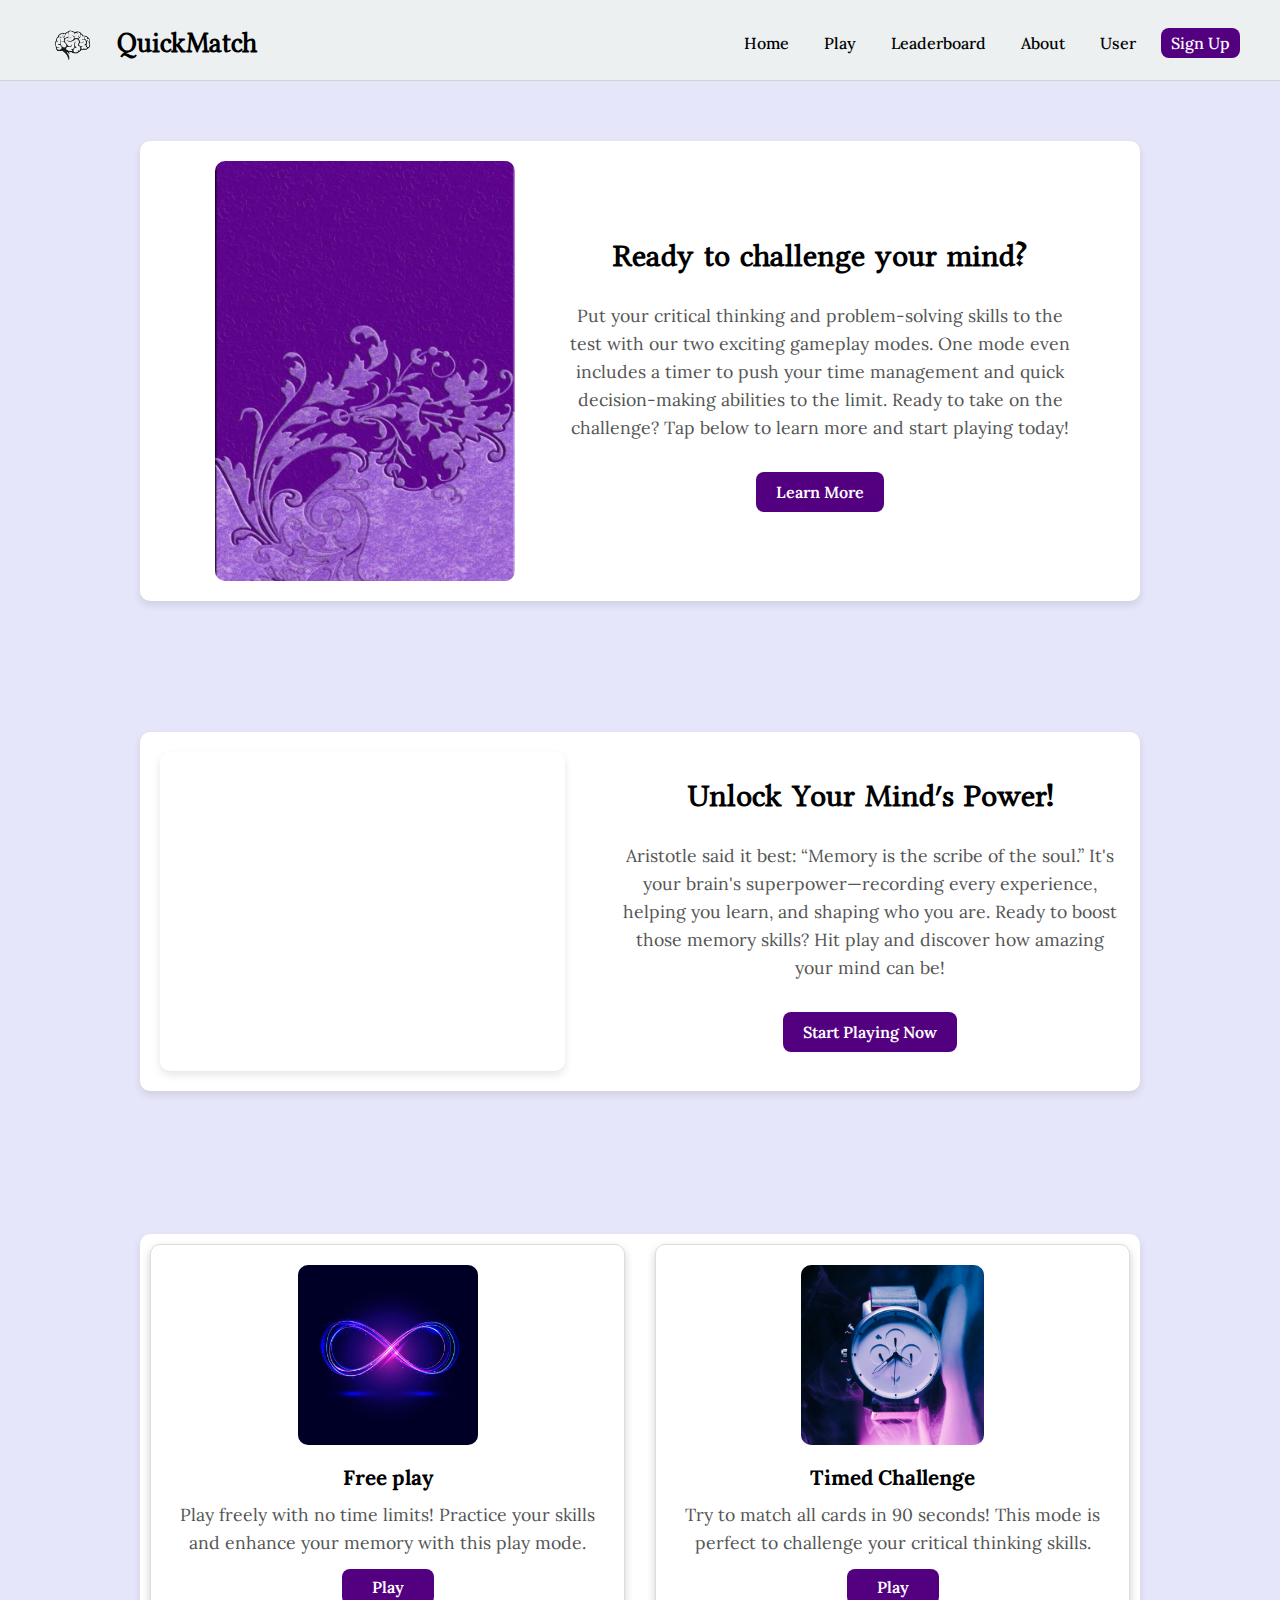
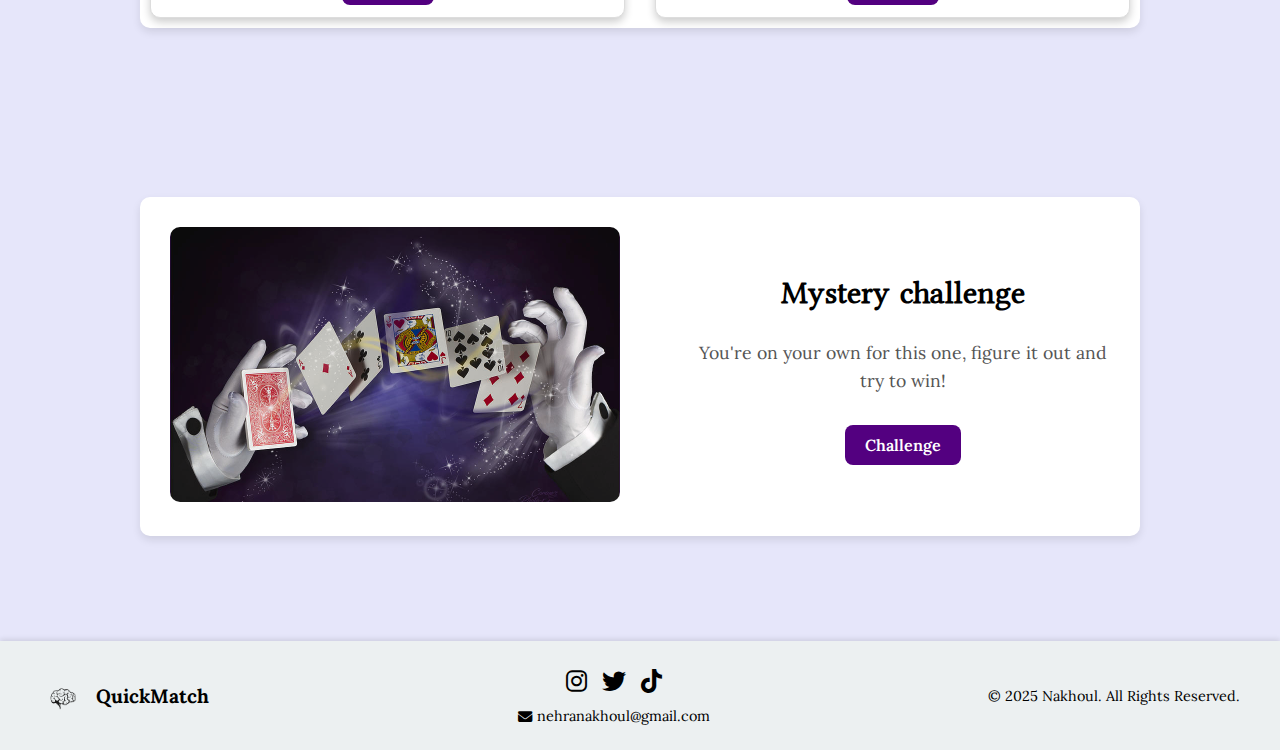
<file: NNehra_Project1/index.html>
<!DOCTYPE html>
<html>
<head>
    <meta charset="UTF-8">
    <meta name="viewport" content="width=device-width, initial-scale=1.0">
    
    <title>QuickMatch - Home</title>
    
    <!-- Google Fonts -->
    <link rel="preconnect" href="https://fonts.googleapis.com">
    <link rel="preconnect" href="https://fonts.gstatic.com" crossorigin>
    <link href="https://fonts.googleapis.com/css2?family=Lora:ital,wght@0,400..700;1,400..700&family=Playfair+Display:ital,wght@0,400..900;1,400..900&family=Playfair:ital,opsz,wght@0,5..1200,300..900;1,5..1200,300..900&family=Roboto:ital,wght@0,100..900;1,100..900&family=Triodion&family=Young+Serif&display=swap" rel="stylesheet">
    
    <!-- Icons -->
    <link rel="stylesheet" href="https://cdnjs.cloudflare.com/ajax/libs/font-awesome/6.5.1/css/all.min.css">
    
    <!-- Styles -->
    <link rel="stylesheet" href="styles.css">

    <!-- Custom JavaScript -->
    <script defer src="script.js"></script>

    <!-- jQuery CDN -->
    <script src="https://code.jquery.com/jquery-3.6.0.min.js"></script>

    <style>
        /* Thank You Popup Styles */
        #thankyou-popup {
            position: fixed;
            bottom: 20px;
            right: 20px;
            background-color: #6f42c1;
            color: white;
            padding: 20px 30px;
            border-radius: 12px;
            box-shadow: 0 4px 12px rgba(0, 0, 0, 0.2);
            display: none;
            font-family: 'Lora', serif;
            font-size: 16px;
            z-index: 1000;
            transition: all 0.4s ease;
        }

        #thankyou-popup p {
            margin: 0;
        }

        #close-popup {
            position: absolute;
            top: 8px;
            right: 12px;
            cursor: pointer;
            font-size: 18px;
        }
    </style>
</head>

<body class="body">
    <!-- Header (Loaded from JS) -->
    <nav>
        <div id="header"></div>
    </nav>
    
    <main>
        <!-- Learn more Section -->
        <section class="description-home">
            <div class="description-home-content">
                <a href="about.html"></a>
                <img src="images/purple-back.jpg" style="max-height: 420px;" alt="ace of spades card" class="description-home-image">
                <div class="text-container">
                    <h2 class="headers">Ready to challenge your mind?</h2>
                    <p>Put your critical thinking and problem-solving skills to the test with our two exciting gameplay modes. One mode even includes a timer to push your time management and quick decision-making abilities to the limit. Ready to take on the challenge? Tap below to learn more and start playing today!</p>
                    <a href="about.html"><button class="colored-button"> Learn More </button></a>
                </div>
            </div>
        </section>

        <!-- YouTube Section -->
        <section class="description-home">
            <div class="description-home-content">
                <div class="video-container">
                    <iframe
                        width="560"
                        height="315"
                        src="https://www.youtube.com/embed/KkaXNvzE4pk"
                        title="YouTube video player"
                        frameborder="0"
                        allow="accelerometer; autoplay; clipboard-write; encrypted-media; gyroscope; picture-in-picture"
                        allowfullscreen>
                    </iframe>
                </div>
                <div class="text-container">
                    <h2 class="headers">Unlock Your Mind's Power!</h2>
                    <p>
                        Aristotle said it best: “Memory is the scribe of the soul.” It's your brain's superpower—recording every experience, helping you learn, and shaping who you are. Ready to boost those memory skills? Hit play and discover how amazing your mind can be!
                    </p>
                    <a href="timedGame.html"><button class="colored-button"> Start Playing Now</button></a>
                </div>
            </div>
        </section>

        <!-- Game Modes Section -->
        <section class="description-home features-section">
            <div id="play-section"></div>
            <div class="description-home-content features-container">
                <!-- Game 1 -->
                <div class="feature-card">
                    <a href="freeGame.html"><img src="images/cards-black.webp" alt="infinity symbol" class="feature-image"></a>
                    <div class="text-container">
                        <h3 class="headers feature-header">Free play</h3>
                        <p class="feature-description">Play freely with no time limits! Practice your skills and enhance your memory with this play mode.</p>
                        <a href="freeGame.html" class="colored-button">Play</a> 
                    </div>
                </div>
                <!-- Game 2 -->
                <div class="feature-card">
                    <a href="timedGame.html"><img src="images/clock-desgin.jpg" alt="clock in space" class="feature-image"></a>
                    <div class="text-container">
                        <h3 class="headers feature-header">Timed Challenge</h3>
                        <p class="feature-description">Try to match all cards in 90 seconds! This mode is perfect to challenge your critical thinking skills.</p>
                        <a href="timedGame.html" class="colored-button">Play</a>
                    </div>
                </div>
            </div>
        </section>

        <!-- Game 3 -->
        <section class="description-home">
            <div class="description-home-content" style="margin-top: -50px;">
                <a href="guess.html"><img src="images/magical-hands-corine-ross.jpg" alt="magic hands" class="description-home-image" style="width:450px; height:275px; margin: 10px"></a>
                <div class="text-container">
                    <h2 class="headers">Mystery challenge</h2>
                    <p>You're on your own for this one, figure it out and try to win!</p>
                    <a href="guess.html"><button class="colored-button"> Challenge </button></a>
                </div>
            </div>
        </section>

        <!-- Thank You Popup -->
        <div id="thankyou-popup">
            <p> You have to really focus on details!</p>
            <span id="close-popup">&times;</span>
        </div>
    </main>

    <!-- Footer (Loaded from JS) -->
    <div id="footer"></div>

    <!-- Popup Script -->
    <script>
        $(document).ready(function () {
            const popup = $('#thankyou-popup');

            // Target the last .description-home-content (Mystery Game section)
            $('.description-home-content').last().on('mouseenter', function () {
                popup.stop(true, true).slideDown(200); // slide in
            });

            $('.description-home-content').last().on('mouseleave', function () {
                popup.stop(true, true).slideUp(400); // slide out
            });

            $('#close-popup').on('click', function () {
                popup.slideUp(300);
            });
        });
    </script>
    
</body>
</html>
</file>
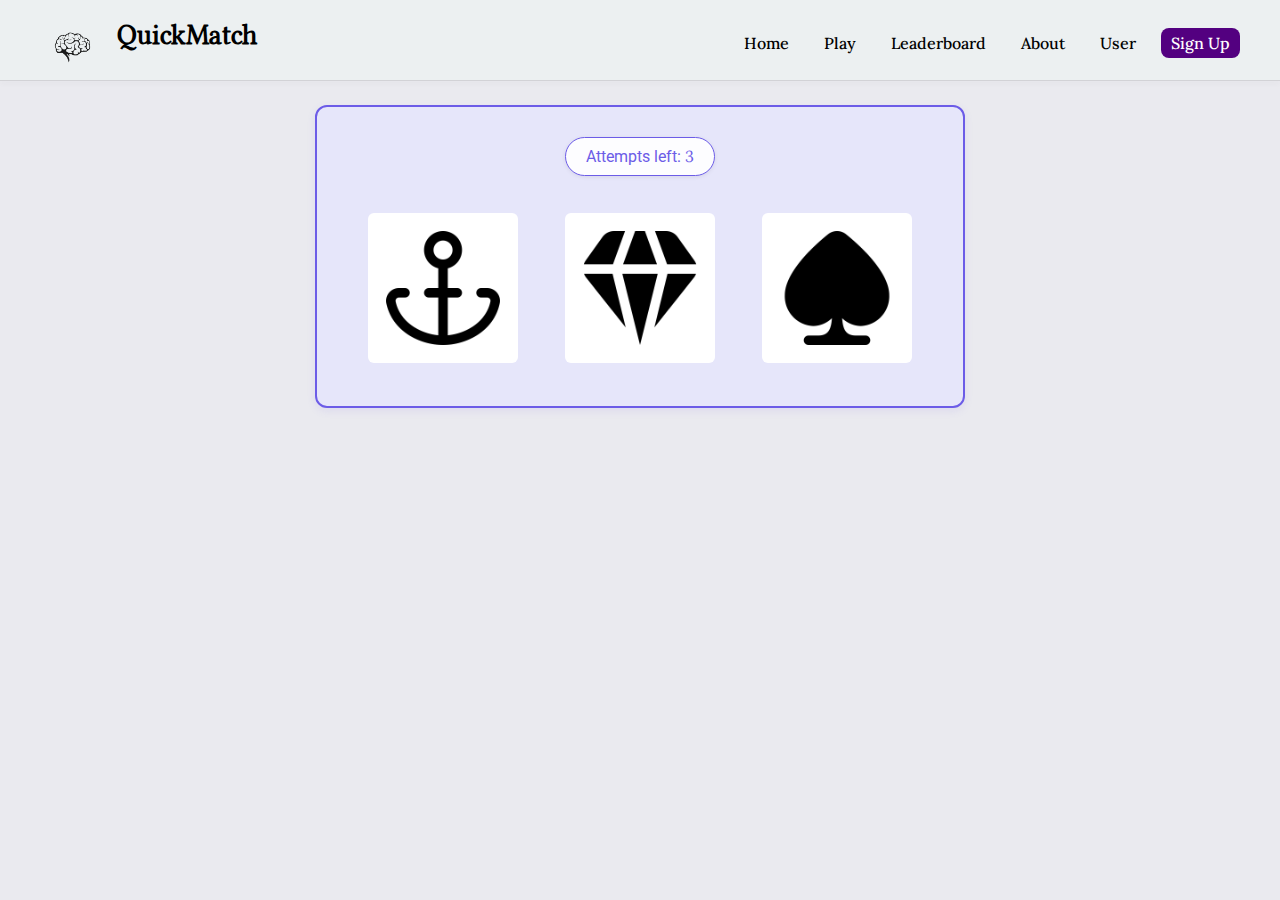
<file: NNehra_Project1/guess.html>
<!DOCTYPE html>
<html lang="en">
<head>

    <meta charset="UTF-8">
    <meta name="viewport" content="width=device-width, initial-scale=1.0">
    <title>QuickMatch - Guessing</title>

    <!-- bootstrap js -->
    <script src="https://cdn.jsdelivr.net/npm/bootstrap@5.3.2/dist/js/bootstrap.bundle.min.js"></script>
    <!-- bootstrap css -->
    <link href="https://cdn.jsdelivr.net/npm/bootstrap@5.3.2/dist/css/bootstrap.min.css" rel="stylesheet">
    <link rel="stylesheet" href="https://cdnjs.cloudflare.com/ajax/libs/font-awesome/6.5.1/css/all.min.css">

    <!-- Google Fonts for typography ('Lora', 'Triodion')-->
    <link rel="preconnect" href="https://fonts.googleapis.com">
    <link rel="preconnect" href="https://fonts.gstatic.com" crossorigin>
    <link href="https://fonts.googleapis.com/css2?family=Lora:ital,wght@0,400..700;1,400..700&family=Playfair+Display:ital,wght@0,400..900;1,400..900&family=Playfair:ital,opsz,wght@0,5..1200,300..900;1,5..1200,300..900&family=Roboto:ital,wght@0,100..900;1,100..900&family=Triodion&family=Young+Serif&display=swap" rel="stylesheet">

    <link rel="stylesheet" href = "styles.css">

    <script src="https://code.jquery.com/jquery-3.6.0.min.js"></script>



    <style>

        :root {
            --boxes-color: #ecf0f1;
            --text-color: black;
            --nav-hover: rgb(74, 0, 120);
        }
        
        .qm-main-container {
            background: #E6E6FA;
            border: 2px solid #6c5ce7;
            border-radius: 12px;
            max-width: 650px; 
            max-height: 100%; 
            margin: 1.5rem auto;
            padding: 18px;
            box-shadow: 0 3px 8px rgba(108,92,231,0.1);
        }

        .qm-preview-section {
            display: flex;
            justify-content: center;
            gap: 2px;
            padding: 10px;
            min-height: 200px;
            align-items: center;
        }

        .qm-game-grid {
            display: grid;
            grid-template-columns: repeat(3, 0.8fr);
            gap: 30px;
            padding: 15px;
        }

        .qm-flip-card {
            width: 150px; 
            height: 150px;
            margin: 0 auto;
            position: relative;
            transform-style: preserve-3d;
            cursor: pointer;
            border-radius: 8px;
            transition: transform 0.4s ease-in-out; 
        }

        .qm-card-front, .qm-card-back {
            position: absolute;
            width: 100%;
            height: 100%;
            backface-visibility: hidden;
            display: flex;
            align-items: center;
            justify-content: center;
            border-radius: 6px;
        }

        .qm-card-back {
            background: #6c5ce7;
            transform: rotateY(0deg);
        }

        .qm-card-front {
            background: #fff;
            transform: rotateY(180deg);
            padding: 8px;
        }

        .qm-card-front img {
            max-width: 85%;
            max-height: 85%;
        }

        .qm-flipped {
            transform: rotateY(180deg);
        }

        .qm-attempt-display {
            background: rgba(255,255,255,0.92);
            color: #6c5ce7;
            padding: 6px 20px;
            border-radius: 20px;
            font-family: 'Roboto', sans-serif;
            margin: 12px auto;
            display: inline-block;
            border: 1px solid #6c5ce7;
            box-shadow: 0 1px 4px rgba(0,0,0,0.08);
        }

        /* Mobile Responsiveness */
        @media (max-width: 768px) {
            .qm-game-grid {
                grid-template-columns: repeat(2, 1fr);
                gap: 20px;
            }

            .qm-flip-card {
                width: 120px; 
                height: 120px;
            }
        }

    </style>
</head>
<body>
    <nav>
        <div id="header"></div>
    </nav>

    <div class="qm-main-container">
        <div class="qm-attempt-display">Attempts left: <span id="qm-attempt-counter">3</span></div>
        <div class="qm-preview-section"></div>
        <div class="qm-game-grid d-none"></div>
    </div>

    <div class="modal fade" id="qm-result-modal" tabindex="-1">
        <div class="modal-dialog">
            <div class="modal-content">
                <div class="modal-header">
                    <h5 class="modal-title" id="qm-modal-title"></h5>
                    <button type="button" class="btn-close" data-bs-dismiss="modal"></button>
                </div>
                <div class="modal-body" id="qm-modal-message"></div>
                <div class="modal-footer">
                    <button type="button" class="btn btn-sm" style="background:#6c5ce7;color:white" onclick="location.reload()">Try Again</button>
                </div>
            </div>
        </div>
    </div>

    <div id="footer"></div>

    <script>

        function loadHeader() {
            fetch("header.html")
                .then(response => response.text())
                .then(data => {
                    document.getElementById("header").innerHTML = data;
                })
                .catch(error => console.error("Error loading header:", error));
        }

        window.addEventListener("DOMContentLoaded", function () {
            loadHeader();
        });

        let qmMaxTries = 3;
        let qmCurrentTries = qmMaxTries;
        let qmTargetCards = [];
        let qmGameDeck = [];
        let qmMatchedSet = [];

        document.addEventListener("DOMContentLoaded", () => {
            fetch('./data/cards.json')
                .then(r => r.json())
                .then(d => qmInitialize(d))
                .catch(console.error);
        });

        function qmInitialize(cardData) {
            qmGameDeck = cardData.slice(0, 8);
            qmStartPreview();
        }

        function qmStartPreview() {
            qmTargetCards = qmGetRandom(qmGameDeck, 3);
            const previewArea = document.querySelector('.qm-preview-section');
            
            previewArea.innerHTML = qmTargetCards.map(c => `
                <div class="qm-flip-card qm-flipped">
                    <div class="qm-card-front">
                        <img src="${c.image}" alt="${c.name}">
                    </div>
                    <div class="qm-card-back"></div>
                </div>
            `).join('');

            setTimeout(() => {
                document.querySelector('.qm-preview-section').classList.add('d-none');
                qmStartGame();
            }, 3000);
        }

        function qmStartGame() {
            qmCurrentTries = qmMaxTries;
            qmMatchedSet = [];
            qmUpdateCounter();
            
            const gameBoard = document.querySelector('.qm-game-grid');
            gameBoard.classList.remove('d-none');
            gameBoard.innerHTML = qmShuffle([...qmGameDeck]).map(c => `
                <div class="qm-flip-card qm-flipped" data-name="${c.name}">
                    <div class="qm-card-back"></div>
                    <div class="qm-card-front">
                        <img src="${c.image}" alt="${c.name}">
                    </div>
                </div>
            `).join('');

            setTimeout(() => {
                gameBoard.querySelectorAll('.qm-flip-card').forEach(c => c.classList.remove('qm-flipped'));
            }, 3000);

            gameBoard.querySelectorAll('.qm-flip-card').forEach(c => {
                c.addEventListener('click', qmHandleFlip);
            });
        }

        function qmHandleFlip() {
            if (qmCurrentTries <= 0 || this.classList.contains('qm-flipped')) return;

            this.classList.add('qm-flipped');
            qmCurrentTries--;
            qmUpdateCounter();

            const cardID = this.dataset.name;
            if (qmTargetCards.some(t => t.name === cardID)) {
                qmMatchedSet.push(cardID);
                if (qmMatchedSet.length === 3) qmShowResult(true);
            }

            if (qmCurrentTries === 0 && qmMatchedSet.length < 3) qmShowResult(false);
        }

        function qmShowResult(success) {
            const resultModal = new bootstrap.Modal('#qm-result-modal');
            document.getElementById('qm-modal-title').textContent = success ? 'Success!' : 'Try Again';
            document.getElementById('qm-modal-message').textContent = success 
                ? `Found all matches with ${qmMaxTries - qmCurrentTries} attempts!`
                : 'You will get it next time!';
            resultModal.show();
        }

        function qmRestartGame() {
            document.querySelector('.qm-game-grid').classList.add('d-none');
            qmStartPreview();
        }

        function qmGetRandom(arr, n) {
            return [...arr].sort(() => Math.random() - 0.5).slice(0, n);
        }

        function qmShuffle(arr) {
            return [...arr].sort(() => Math.random() - 0.5);
        }

        function qmUpdateCounter() {
            document.getElementById('qm-attempt-counter').textContent = qmCurrentTries;
        }

    </script>
</body>
</html>
</file>
<file: NNehra_Project1/styles.css>
/* GENERAL CSS */ 

/* Root variables for consistent theming */
:root {
    --boxes-color: #ecf0f1; /* Header and footer color */
    --text-color: black;   /* Default text color */
    --nav-hover: rgb(74, 0, 120); /* Hover color for navigation links */

    /* signup and login forms colors*/ 
    --register-accent-color: #8672FF; 
    --register-base-color: white; 
    --register-text : #2E2B41; 
    --register-input-color: #F3F0FF;

    --game-bg-color: #282c34;
    --card-border-radius: 12px;
    --card-padding-space: 15px;
    --preview-card-size: 160px;
    --main-card-size: 130px;
    --transition-speed: 0.6s;
}

/* General Reset and fonts*/
* {
    margin: 0;
    padding: 0; 
    box-sizing: border-box; 
    font-family: 'Lora', sans-serif; 
}

html {
    scroll-behavior: smooth;
    text-align: center;
}

body { 
    background-color: #eaeaef;
}













/* Header Styling */
.header {
    display: flex;
    align-items: center;
    justify-content: space-between; 
    padding: 15px 40px;
    background-color:  var(--boxes-color) !important;
    position: relative;
    height: 80px;
    padding-top: 20px; 
}

/* Logo and Name Styling */
.left-section {
    display: flex;
    align-items: center; 
    gap: 12px;
}

.logo {
    height: 70px; 
    width: auto; 
    align-self: center; 
    margin-top: 15px;
}

.logo:hover {
    transform: scale(1.1); 
    transition: transform 0.3s ease-in-out;
}

.Name {
    font-size: 28px;
    font-weight: 700;
    color: var(--text-color);  
    font-family: 'Triodion', serif; 
    display: flex;
    align-items: center; 
}


/* Navigation Links Styling */
.nav-links {
    display: flex;
    gap: 15px;
    list-style: none;  
    margin: 0;
    padding: 0;
}

.nav-links a {
    text-decoration: none;
    color: var(--text-color);
    font-weight: 500;
    transition: color 0.3s ease; 
    padding: 5px 10px;
    font-size: 16px;
}

.nav-links a:hover {
    color: var(--nav-hover); 
}

/* homepage buttons style */
.colored-button {
    background-color: rgb(83, 0, 128);
    color: white !important; 
    padding: 10px 20px;
    border-radius: 8px;
    font-weight: 600;
    transition: transform 0.3s ease, opacity 0.3s ease; 
    font-size: 16px;
    border: none;
    cursor: pointer;
}

.colored-button:hover {
    opacity: 0.9;
    transform: scale(1.05); 
}


.colored-button:active {
    opacity: 0.6;
    transform: scale(1.05);
}

.header-underline {
    width: 100%;
    height: 1px;
    background-color: rgba(0, 0, 0, 0.1);
    box-shadow: 0px 2px 5px rgba(0, 0, 0, 0.1);
}


/* Hamburger Menu Styling */
.hamburger-menu {
    display: none; 
    flex-direction: column;
    cursor: pointer;
}

.bar {
    width: 30px;
    height: 3px;
    background-color: var(--text-color);
    margin: 5px 0;
    transition: transform 0.3s ease; 
}

/* Mobile Navigation Styling */
@media (max-width: 768px) {
    .header {
        padding: 15px 20px;
    }

    .nav-links {
        display: none; 
        flex-direction: column;
        position: absolute; 
        top: 90px; 
        right: 20px;
        background-color: var(--boxes-color);
        padding: 15px;
        border-radius: 10px;
        z-index: 100; 
    }

    .nav-links.active {
        display: flex; 
    }

    .hamburger-menu {
        display: flex; 
    }
}
 /* END OF NAVIGATION HEADER SECTION */ 
















/* Main content layout */

/* section 1 : description and learn more */ 
.description-home {
    display: flex;
    justify-content: center; 
    align-items: center; 
    padding: 60px 20px 20px;
    background-color: #E6E6FA; 
    width: 100%;
    min-height: 60vh; 
}

.description-home-content {
    display: flex;
    align-items: center;
    gap: 55px; 
    max-width: 1000px; 
    width: 100%;
    padding: 20px;
    background-color: #FFFFFF; 
    border-radius: 10px; 
    box-shadow: 0 4px 8px rgba(0, 0, 0, 0.1); 
}

.description-home-image {
    width: 300px; 
    height: auto;
    border-radius: 10px; 
    object-fit: cover;
}

.text-container {
    max-width: 500px; 
}

.text-container h2 {
    font-size: 32px; 
    font-family: 'triodion', 'Times New Roman', Times, serif;
    margin-bottom: 20px;
    color: var(--text-color); 
}

.text-container p {
    font-size: 17.6px; 
    color: #555555;
}

.text-container button { 
    margin-top: 10px; 
}


/* Responsive design for smaller screens */
@media (max-width: 768px) {
    .description-home-content {
        flex-direction: column; 
        text-align: center;
        gap: 20px; 
    }

    .description-home-image {
        width: 100%; 
        max-width: 300px;
    }

    .text-container {
        max-width: 100%; 
    }
}

@media (max-width: 768px) {
    .magical-hand {
        flex-direction: column; 
        text-align: center;
        gap: 20px; 
    }

    .magical-hand{
        width: 100%; 
        max-width: 300px;
    }

    .text-container {
        max-width: 100%; 
    }
}

/* Responsive design */
@media (max-width: 768px) {
    .feature {
        flex-direction: column;
        text-align: center;
    }

    .feature-image {
        width: 100%;
        max-width: 300px;
        margin-bottom: 20px;
    }

    .text-container {
        max-width: 100%;
    }
}

/* Video Section Styling */
.video-container {
    position: relative;
    width: 100%;
    max-width: 560px;
    border-radius: 10px;
    overflow: hidden;
    box-shadow: 0 4px 8px rgba(0, 0, 0, 0.1);
}

.video-container iframe {
    width: 100%;
    height: 315px;
    border: none;
    margin-left: -40px; 
}

/* Responsive Video */
@media (max-width: 768px) {
    .video-container {
        width: 100%;
        max-width: 400px;
    }
    
    .video-container iframe {
        height: 225px;
    }
}



/* section 2: games available */
/* freePlay game and timedGame */ 

.features-section {
    background-color: #E6E6FA;
    padding: 40px 20px;
}

/*outside container */ 

.features-container {
    display: flex;
    justify-content: space-between;
    gap: 30px;
    max-width: 1000px;
    width: 100%;
    padding: 10px;
}

.feature-card {
    flex: 1;
    background-color: #FFFFFF;
    border: 1px solid #DDDDDD;
    border-radius: 10px;
    box-shadow: 0 4px 8px rgba(0, 0, 0, 0.2);
    padding: 20px;
    text-align: center;
    transition: transform 0.3s ease, box-shadow 0.3s ease;
    display: flex;
    flex-direction: column;
    align-items: center;
}

.feature-card:hover {
    transform: translateY(-5px);
    box-shadow: 0 8px 16px rgba(0, 0, 0, 0.2);
}

.feature-image {
    width: 100%; 
    height: 180px; 
    object-fit: cover;
    border-radius: 10px;
    margin-bottom: 15px;
}

.feature-header {
    font-size: 20.8px; 
    margin-bottom: 10px;
}

.feature-description {
    font-size: 14.4px; 
    color: #777777; 
    line-height: 1.4;
}

.feature-card .colored-button {
    margin-top: 15px;
    width: 100%;
    max-width: 140px;
    padding: 8px 30px;
    font-size: 16px; 
}

/* Responsive Design for Features Section */
@media (max-width: 768px) {
    .features-container {
        flex-direction: column;
        gap: 20px;
    }

    .feature-card {
        width: 100%; 
    }
}

















/* GAME PAGE */
/* Inspired from JavaScript Academy channel on YouTube */

h1 {
    margin-top: 20px;
    margin-bottom: 10px;
    text-align: center;
}

.controls {
    display: flex;
    justify-content: center;
    align-items: center;
    gap: 15px;
    margin-bottom: 15px;
}

.game-container {
    background: #fff; 
    border-radius: 15px; 
    box-shadow: 0px 4px 10px rgba(0, 0, 0, 0.15);
    max-width: 600px; 
    margin: auto; 
    display: flex;
    justify-content: center;
    align-items: center;
    margin-bottom: 50px;
}


.grid-container { 
    display: grid; 
    justify-content: center;
    grid-gap: 15px;
    grid-template-columns: repeat(4, 120px);
    grid-template-rows: repeat(4, 150px);
    margin-top: 40px;
    margin-bottom: 80px;  
}

.card { 
    height: 150px;
    width: 120px; 
    border-radius: 10px; 
    position: relative; 
    transform-style: preserve-3d;
    transition: all 0.5s ease-in-out;
}

.card.flipped { 
    transform: rotateY(180deg); 
}

.front, .back {
    backface-visibility: hidden;
    position: absolute; 
    border-radius: 10px;
    top: 0; 
    left: 0; 
    height: 100%; 
    width: 100%; 
}

.card .back {
    background-image: url('images/purple-back.jpg');
    background-position: center;
    background-size: cover;
}

.card .front {
    background: #E6E6FA;
    display: flex;
    justify-content: center;
    align-items: center;
    transform: rotateY(180deg);
}

.front-image {
    width: 50px;
    height: 50px;
}

.modal-content {
    background-color: #1b1f22 !important;
    color: white;
}

.modal-header .btn-close {
    filter: invert(1);
}

.modal-footer {
    background-color: #1b1f22;
    border-top: 1px solid #444;
}

.modal-header {
    background-color: #1b1f22;
    border-bottom: 1px solid #444;
}

.model-button { 
    color: white;
    background-color: rgb(83, 0, 128);
    border: none; 
}

.model-button:hover {
    opacity: 0.9;
    background-color:#8672FF;
    transform: scale(1.03); 
}


.model-button:active {
    opacity: 0.6;
    background-color: #8672FF !important;
    transform: scale(1.03);
}

















/*Leaderboard page*/
 
.leaderboard-page .Name { 
    margin-top : 15px; 
}

.table { 
    width : 75%;
    margin: auto; 
    margin-top: 60px; 
    margin-bottom: 30px; 
}

.leaderboard-p { 
    color: var(--register-text); 
    text-align: center;

}

.leaderboard-page .description-home { 
    max-width: 80%;
    margin: auto;
    margin-bottom: 60px;
}
















/* about page */ 
.about-page .c-item { 
    height: 480px; 
    margin-bottom: 0px;
}

.about-page .c-img { 
    height: 100%; 
    object-fit: cover;
    filter: brightness(0.6); 
}

.about-page .Name { 
    margin-top: 15px; 
}

.about-page .carousel-caption p {
    margin-bottom: 40px; 
    font-size: 18px;
}

.about-page .carousel-caption h1 {
    margin-bottom: 30px;
    font-size: 2.5rem; 
}

.about-page .carousel-caption .colored-button {
    margin-top: 20px; 
    margin-bottom: 30px; 
    background-color: rgb(144, 59, 177);
}

.about-page .white-container {
    background-color: #ecf0f1; 
    padding: 40px 20px; 
    display: flex;
    justify-content: center; 
    align-items: center; 
    min-height: 100vh;
}


/* Features Container */
.about-page .features-container {
    display: flex;
    justify-content: center; 
    gap: 30px; 
    max-width: 1200px; 
    width: 100%; 
    flex-wrap: wrap; 
}

.about-page .feature-card {
    flex: 1 1 300px; 
    background-color: #FFFFFF;
    border: 1px solid #DDDDDD;
    border-radius: 10px;
    box-shadow: 0 4px 8px rgba(0, 0, 0, 0.2);
    padding: 20px;
    text-align: center;
    transition: transform 0.3s ease, box-shadow 0.3s ease;
}


/*Accordion section */ 
.about-page .accordion-section {
    padding: 40px 20px;
    background-color: #E6E6FA;
}

.about-page .container {
    max-width: 1025px;
    margin: 0 auto;
}

.about-page .accordion {
    width: 100%;
    border-radius: 10px;
    box-shadow: 0 4px 8px rgba(0, 0, 0, 0.1);
}

.about-page .accordion-item {
    border: 1px solid #ddd;
    margin-bottom: 10px;
    border-radius: 8px; 
}

.about-page .accordion-button {
    font-weight: 600;
    background-color: #f8f9fa;
    color: #333;
}

.about-page .accordion-button:not(.collapsed) {
    background-color: #e9ecef;
    color: #333;
}

.about-page .accordion-body {
    background-color: #fff;
    padding: 20px;
}



/* how to play section */ 
.about-page .text-container { 
    background-color: #f5f4f6;
    padding: 10px; 
    border-radius: 8px;
    max-width: 1100px; 
}
.about-page .text-container h2 {
    color: var(--nav-hover); 
    margin-bottom: 20px;
}


.text-container p {
    color: #555555;
    margin-bottom: 20px;
    line-height: 1.6;
}

.text-container strong {
    color: var(--nav-hover); 
}














/* SIGN UP PAGE */ 

.sign-up-body { 
    min-height: 100vh;
    background-image: url(images/light-purple-background.jpg);
    background-size: cover; 
    background-position: right;
    overflow: hidden;
}

.wrapper { 
    box-sizing: border-box;
    background-color: var(--register-base-color) ;
    height : 100vh; 
    width : max(55%, 600px); 
    padding: 10px; 
    border-radius: 0 20px 20px 0;
    display: flex; 
    flex-direction: column;
    align-items: center; 
    justify-content: center;
}
h1 { 
    font-size: 3rem;
    font-weight: 900;
    text-transform: uppercase;
}

/*FORM STYLE */ 

form { 
    width: min(400px, 100%); 
    margin-top: 20px; 
    margin-bottom: 50px; 
    display: flex; 
    flex-direction: column; 
    align-items: center; 
    gap: 10px; 
}

form > div { 
    width: 100%; 
    display: flex; 
    justify-content: center;
}

form label { 
    flex-shrink: 0;
    height: 50px; 
    width: 50px; 
    background-color: var(--register-accent-color);
    fill: var(--register-base-color); 
    color: var(--register-base-color); 
    border-radius: 10px 0 0 10px;
    display: flex;
    justify-content: center;
    align-items: center;
    font-size: 24px; 
    font-weight: 500; 
}

form input { 
    box-sizing: border-box;
    flex-grow: 1;
    min-width: 0;
    height: 50px; 
    padding: 16px; 
    font: inherit; 
    border-radius: 0 10px 10px 0;
    border: 2px solid var(--register-input-color); 
    border-left: none;
    background-color: var(--register-input-color);
    transition: 150ms ease;
}

form input:hover { 
    border-color: var(--register-accent-color);
}

form input:focus { 
    outline: none;
    border-color: var(--register-text);
}

div:has(input:focus) > label { 
    background-color: var(--register-text);
}

form input::placeholder { 
    color: var(--text-color); 
}

form button { 
    margin-top: 10px; 
    border: none; 
    border-radius: 1000px;
    padding: 13.6px 64px; 
    background-color: var(--register-accent-color);
    color: var(--register-base-color); 
    font: inherit; 
    font-weight: 600;
    text-transform: uppercase;
    cursor: pointer;
}

form button:hover { 
    background-color: var(--register-text);
}

a { 
    text-decoration: none;
    color: var(--register-accent-color); 
}

a:hover { 
    text-decoration: underline;
}

/* RESPONSIVE DESIGN FOR MOBILE */

@media(max-width: 1100px) { 
    .wrapper { 
        width: min(600px, 100%); 
        border-radius: 0;
    }
}

form div.incorrect label {
    background-color: #F06272; 
    transition: background-color 0.3s ease;
}

form div.incorrect input {
    border-color: #F06272; 
    transition: border-color 0.3s ease;
}

#error-message {
    color: #F06272;
    font-weight: bold;
    margin-bottom: 10px;
}















/* Footer Styling */
.footer {
    background-color: var(--boxes-color);
    padding: 20px 40px;
    display: flex;
    align-items: center;
    justify-content: space-between;
    flex-wrap: wrap; 
    box-shadow: 0px -2px 5px rgba(0, 0, 0, 0.1);
    height: auto;
    max-width: 100%;
}

/* Footer Left Section: Logo and Name */
.footer-left {
    display: flex;
    align-items: center;
    gap: 10px;
    min-width: 200px;
}

.footer-logo {
    margin-top: 15px;
    height: 50px;
    transition: transform 0.3s ease; 
}

.footer-logo:hover {
    transform: scale(1.1); 
}

.footer-name {
    font-size: 1.2rem;
    font-weight: 700;
    color: var(--text-color);
}

/* Footer Center Section: Contacts and Social Media */
.footer-center {
    display: flex;
    flex-direction: column;
    align-items: center;
    gap: 10px;
    min-width: 250px;
}

.footer-contact {
    display: flex;
    gap: 15px;
    flex-wrap: wrap;
    justify-content: center;
    align-items: center;
}

.footer-contact a {
    display: flex;
    align-items: center;
    text-decoration: none;
    color: var(--text-color);
    font-size: 0.9rem;
    transition: color 0.3s ease, transform 0.2s ease; 
}

.footer-contact a:hover {
    color: var(--nav-hover);
    transform: scale(1.05);
}

.social-icons {
    display: flex;
    gap: 15px; 
}
.email { 
    margin-left : 5px; 
}

.fa-envelope { 
    margin-top: 3px; 
}

.social-icons a {
    text-decoration: none;
    font-size: 1.5rem;
    color: var(--text-color);
    transition: color 0.3s ease, transform 0.2s ease;
}

.social-icons a:hover {
    color: var(--nav-hover);
    transform: scale(1.2);
}

/* Footer Right Section: Copyright */
.footer-right {
    font-size: 0.9rem;
    color: var(--text-color);
    text-align: center;
    min-width: 150px;
}

/* Responsive Design for Footer */
@media (max-width: 768px) {
    .footer {
        flex-direction: column;
        align-items: center;
        text-align: center;
        gap: 15px;
        padding: 20px;
    }

    .footer-contact {
        flex-direction: column;
        align-items: center;
        gap: 10px;
    }

    .social-icons {
        justify-content: center;
    }
}


.form-control.leaderboard-search {
    width: 60%;
    margin-left: auto;
    margin-right: auto;
    display: block;
}

.form-control[type="text"]:first-of-type {
    margin-top: 40px; /* method from ai */
    margin-bottom: 0px; 
}
</file>
